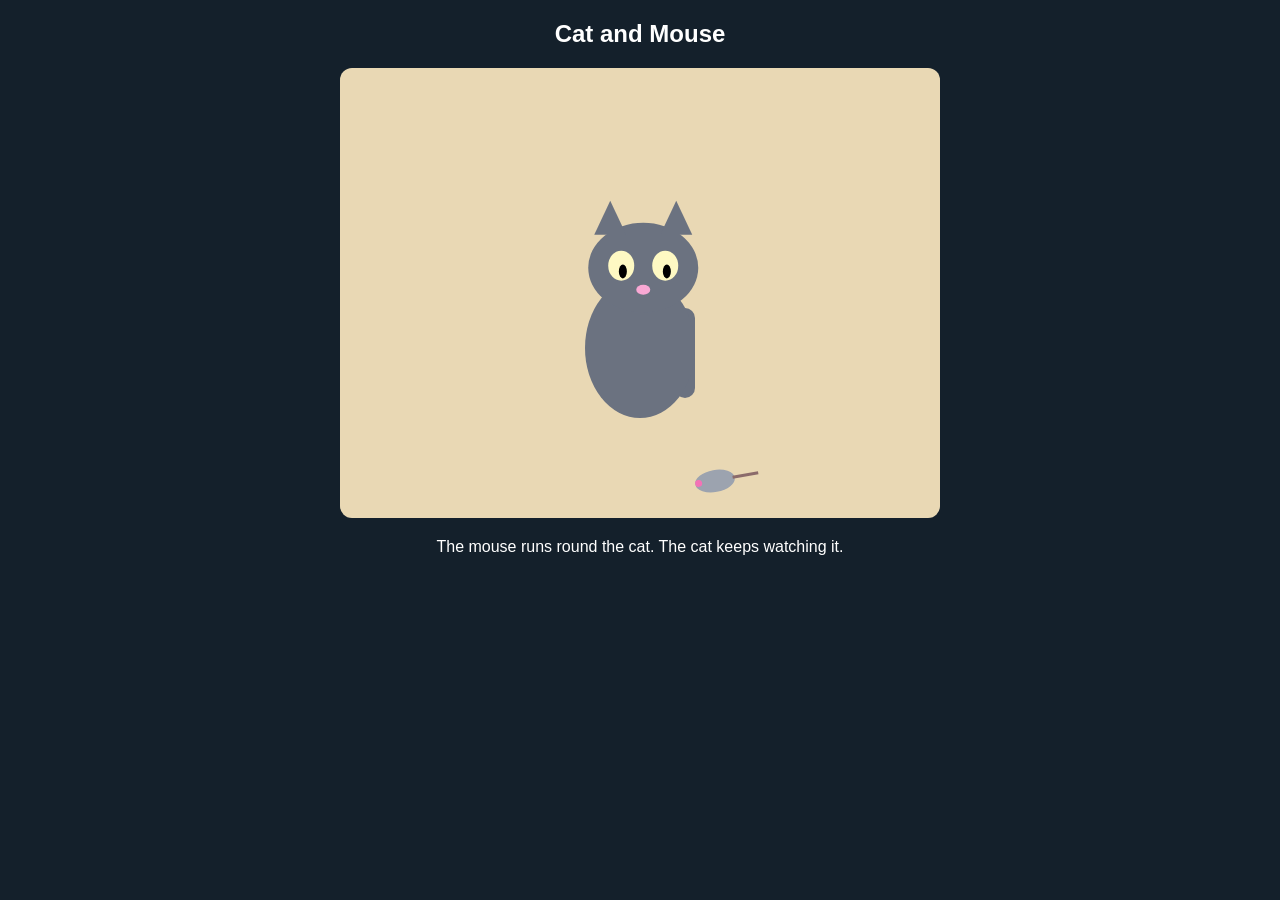
<file: anime ass/cat-mouse/index.html>
<!DOCTYPE html>
<html><head><meta charset="utf-8"><meta name="viewport" content="width=device-width,initial-scale=1"><title>Cat and Mouse</title><link rel="stylesheet" href="cat-mouse.css"></head>
<body><h2>Cat and Mouse</h2>
<div class="stage floor">
  <div id="cat">
    <div class="tail"></div>
    <div class="cat-body"></div>
    <div id="head">
      <div class="ear l"></div><div class="ear r"></div>
      <div class="eye l"><div class="pupil"></div></div>
      <div class="eye r"><div class="pupil"></div></div>
      <div class="nose"></div>
    </div>
  </div>
  <div class="mouse" id="mouse"></div>
</div>
<p>The mouse runs round the cat. The cat keeps watching it.</p>
<script src="cat-mouse.js"></script></body></html>
</file>
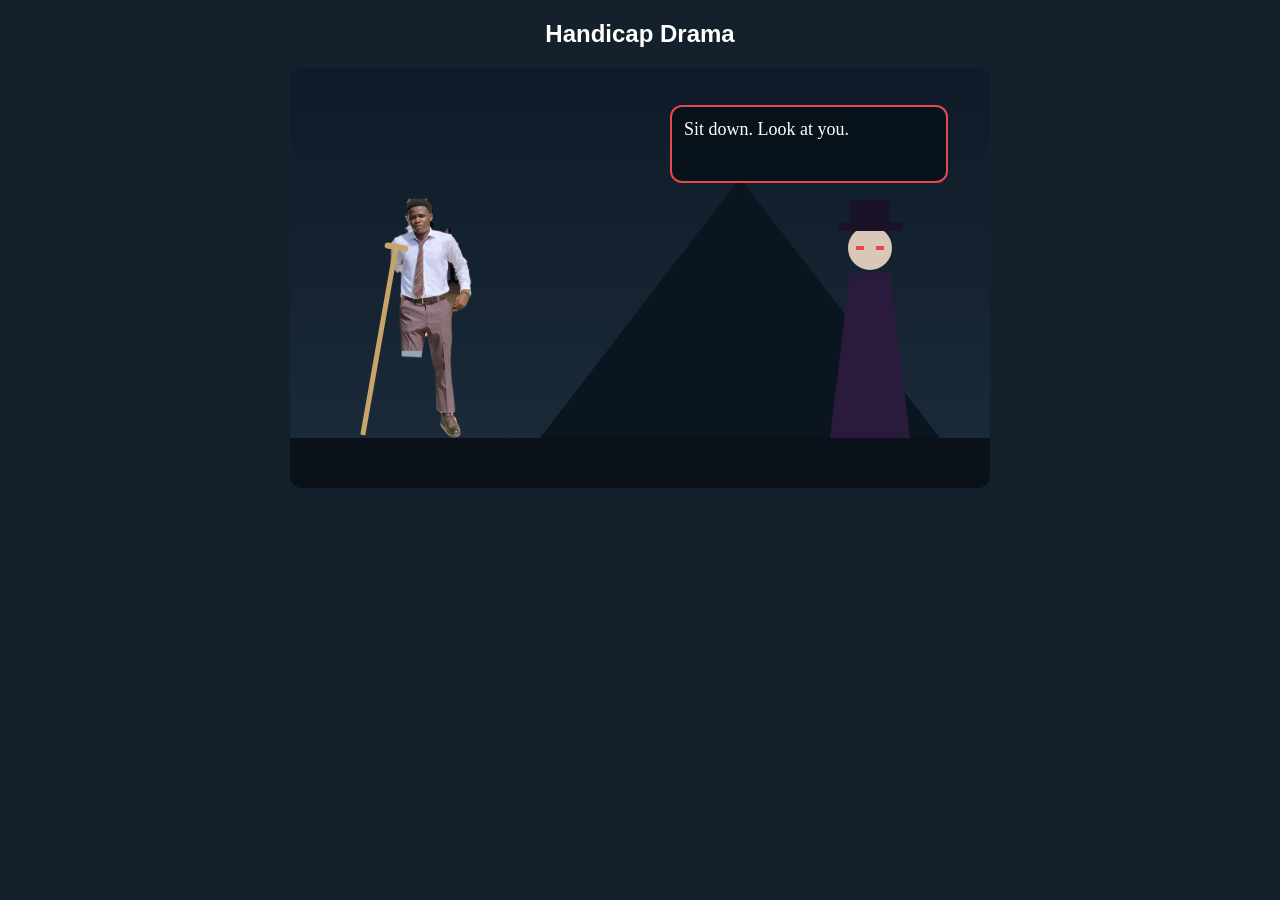
<file: anime ass/drama/index.html>
<!DOCTYPE html>
<html>
<head>
  <meta charset="utf-8">
  <meta name="viewport" content="width=device-width,initial-scale=1">
  <title>The Summit</title>
  <link rel="stylesheet" href="drama.css">
</head>
<body>
  <h2>Handicap Drama</h2>
  <div id="stage">
    <div class="mountain"></div>
    <div class="ground"></div>

    <!-- me, using my own photo, on one leg and a crutch -->
    <div class="person" id="me">
      <img src="me.png" alt="me">
      <div class="crutch"></div>
    </div>

    <!-- the doubter -->
    <div class="person" id="foe">
      <div class="coat"></div>
      <div class="foe-head"><b></b><b></b></div>
    </div>

    <div id="bubble"></div>
    <div id="flash"></div>
  </div>
  <button id="replay">Replay</button>
  <script src="script.js"></script>
</body>
</html>
</file>
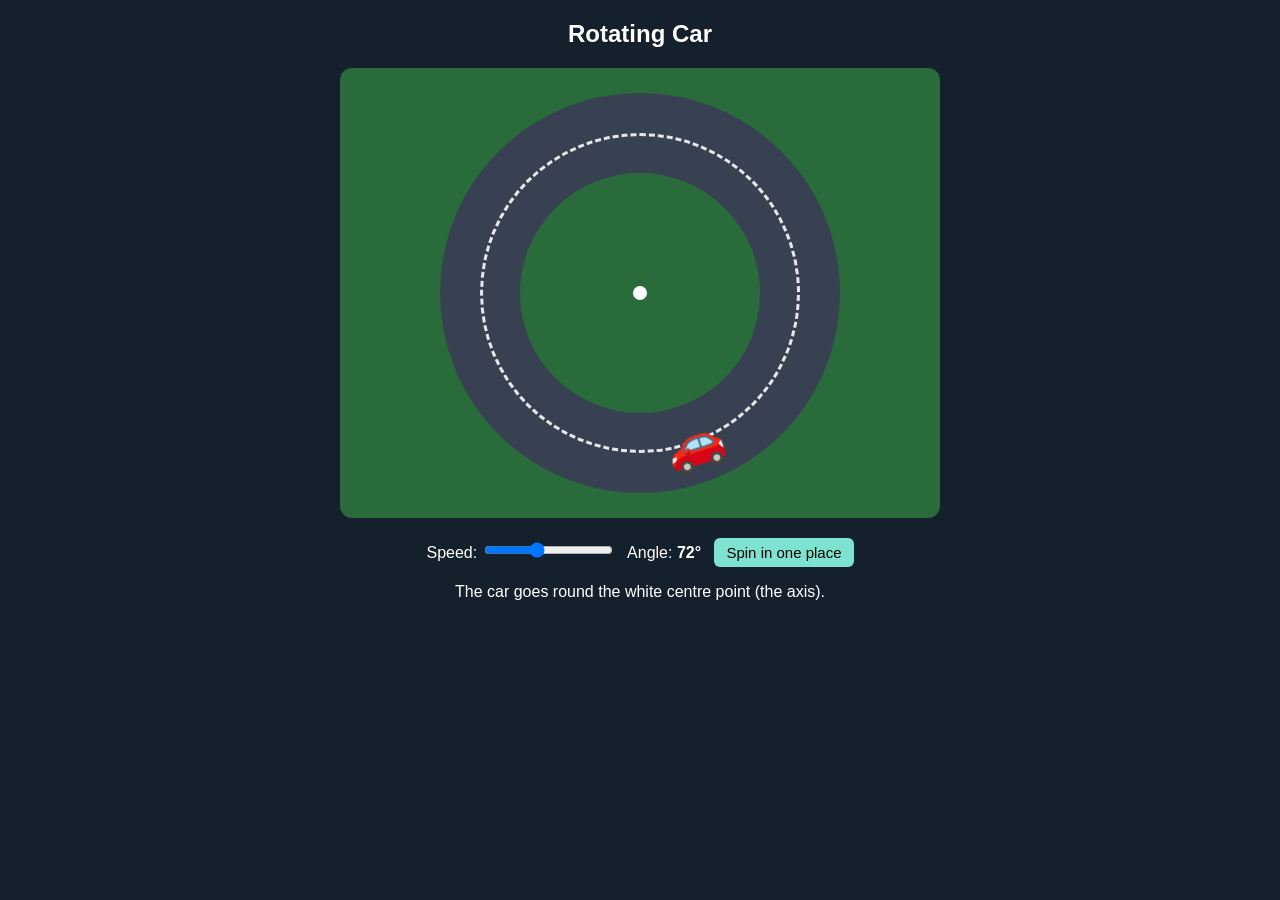
<file: anime ass/rotating-car/index.html>
<!DOCTYPE html>
<html>
<head>
  <meta charset="utf-8">
  <meta name="viewport" content="width=device-width,initial-scale=1">
  <title>Rotating Car</title>
  <link rel="stylesheet" href="rotating-car.css">
</head>
<body>
  <h2>Rotating Car</h2>
  <div id="stage">
    <div id="road"></div>
    <div id="line"></div>
    <div id="pivot"></div>
    <div id="car">🚗</div>
  </div>
  <p>
    Speed: <input type="range" id="speed" min="0" max="5" step="0.5" value="2">
    &nbsp; Angle: <b id="deg">0°</b>
    &nbsp; <button id="mode">Spin in one place</button>
  </p>
  <p>The car goes round the white centre point (the axis).</p>
  <script src="script.js"></script>
</body>
</html>
</file>
<file: anime ass/cat-mouse/cat-mouse.css>
/* CSS for the Cat and Mouse animation only */
body{margin:0;background:#14202b;color:#fff;font-family:Arial,sans-serif;text-align:center}
.stage{position:relative;width:600px;height:450px;margin:20px auto;border-radius:12px;overflow:hidden}
.floor{background:#e9d8b4}

/* the cat */
#cat{position:absolute;left:0;top:0;width:600px;height:450px;z-index:5}
.tail{position:absolute;left:335px;top:240px;width:20px;height:90px;background:#6b7280;border-radius:10px;transform-origin:top;animation:swish 1.2s ease-in-out infinite alternate}
@keyframes swish{from{transform:rotate(-20deg)}to{transform:rotate(30deg)}}
.cat-body{position:absolute;left:245px;top:210px;width:110px;height:140px;background:#6b7280;border-radius:50%}
#head{position:absolute;left:245px;top:150px;width:110px;height:90px;background:#6b7280;border-radius:50%}
.ear{position:absolute;top:-22px;border-left:16px solid transparent;border-right:16px solid transparent;border-bottom:34px solid #6b7280}
.ear.l{left:6px}.ear.r{right:6px}
.eye{position:absolute;top:28px;width:26px;height:30px;background:#fef9c3;border-radius:50%}
.eye.l{left:20px}.eye.r{right:20px}
.pupil{position:absolute;left:9px;top:8px;width:8px;height:14px;background:#000;border-radius:50%}
.nose{position:absolute;left:48px;top:62px;width:14px;height:10px;background:#f9a8d4;border-radius:50%}

/* the mouse */
.mouse{position:absolute;width:40px;height:22px;background:#9ca3af;border-radius:50%}
.mouse::before{content:"";position:absolute;right:0;top:8px;width:7px;height:7px;background:#f472b6;border-radius:50%}
.mouse::after{content:"";position:absolute;left:-24px;top:10px;width:26px;height:3px;background:#8b6b6b}
</file>
<file: anime ass/drama/drama.css>
/* CSS for the Summit drama only */
body{margin:0;background:#14202b;color:#fff;font-family:Arial,sans-serif;text-align:center}
button{display:none;padding:8px 16px;font-size:16px;border:0;border-radius:6px;background:#7de3d0;cursor:pointer}

#stage{position:relative;width:700px;height:420px;margin:20px auto;overflow:hidden;border-radius:12px;background:linear-gradient(#0e1a28,#1c2c3a)}
.mountain{position:absolute;left:250px;bottom:50px;border-left:200px solid transparent;border-right:200px solid transparent;border-bottom:260px solid #0a1520}
.ground{position:absolute;left:0;bottom:0;width:100%;height:50px;background:#0b1118}
.person{position:absolute;bottom:50px;width:130px;height:220px}

/* ---- me: one leg and a crutch ---- */
#me{left:100px;width:100px;height:240px}

/* ---- the doubter ---- */
#foe{left:520px}
.coat{position:absolute;top:55px;left:20px;width:80px;height:165px;background:#2a1b3d;clip-path:polygon(25% 0,75% 0,100% 100%,0 100%)}
.foe-head{position:absolute;top:8px;left:38px;width:44px;height:44px;background:#d9c7b8;border-radius:50%;transition:transform 1s}
.foe-head::before{content:"";position:absolute;left:-10px;top:-4px;width:64px;height:9px;background:#1a1226}
.foe-head::after{content:"";position:absolute;left:2px;top:-26px;width:40px;height:22px;background:#1a1226}
.foe-head b{position:absolute;top:20px;width:8px;height:4px;background:#e5484d}
.foe-head b:first-child{left:8px}
.foe-head b:last-child{right:8px}
#foe.bow .foe-head{transform:translateY(12px)}

/* ---- speech, rain, lightning ---- */
#bubble{position:absolute;bottom:305px;width:250px;min-height:50px;padding:12px;background:#08121a;border:2px solid #fff;border-radius:12px;font:18px Georgia,serif;text-align:left}
#bubble.me{left:80px;border-color:#7de3d0}
#bubble.foe{left:380px;border-color:#e5484d}
.drop{position:absolute;top:-20px;width:2px;height:14px;background:rgba(180,200,220,.5);animation:fall linear infinite}
@keyframes fall{to{transform:translateY(480px)}}
#flash{position:absolute;inset:0;background:#fff;opacity:0;pointer-events:none}
#flash.on{animation:bolt .6s}
@keyframes bolt{0%,40%{opacity:.9}20%{opacity:.2}100%{opacity:0}}
.shake{animation:shake .6s}
@keyframes shake{20%{transform:translate(-8px,4px)}40%{transform:translate(8px,-4px)}60%{transform:translate(-6px,-3px)}80%{transform:translate(6px,3px)}}

/* my photo, one leg, with a crutch */
#me img{position:absolute;left:0;bottom:0;height:240px}
.crutch{position:absolute;left:4px;top:46px;width:5px;height:194px;background:#c8a46a;transform:rotate(10deg);transform-origin:top;z-index:2}
.crutch::before{content:"";position:absolute;left:-9px;top:0;width:24px;height:6px;background:#c8a46a;border-radius:3px}
#me.talk img{animation:bob .3s ease-in-out infinite alternate}
@keyframes bob{to{transform:translateY(-3px)}}
/* hopping forward on the crutch */
#me.hop{animation:hop .5s ease-in-out infinite}
#me.hop .crutch{animation:swing .5s ease-in-out infinite}
@keyframes hop{50%{transform:translateY(-16px)}}
@keyframes swing{50%{transform:rotate(28deg)}}
</file>
<file: anime ass/rotating-car/rotating-car.css>
/* CSS for the Rotating Car animation only */
body{margin:0;background:#14202b;color:#fff;font-family:Arial,sans-serif;text-align:center}
button{padding:6px 12px;font-size:15px;border:0;border-radius:6px;background:#7de3d0;cursor:pointer}
#stage{position:relative;width:600px;height:450px;max-width:96%;margin:20px auto;background:#2a6b3c;border-radius:12px;overflow:hidden}
#road{position:absolute;left:100px;top:25px;width:400px;height:400px;border:80px solid #374151;border-radius:50%;box-sizing:border-box}
#line{position:absolute;left:140px;top:65px;width:320px;height:320px;border:3px dashed #e5e7eb;border-radius:50%;box-sizing:border-box}
#pivot{position:absolute;left:293px;top:218px;width:14px;height:14px;background:#fff;border-radius:50%}
#car{position:absolute;left:0;top:0;font-size:48px;line-height:48px;width:48px;height:48px}
</file>
